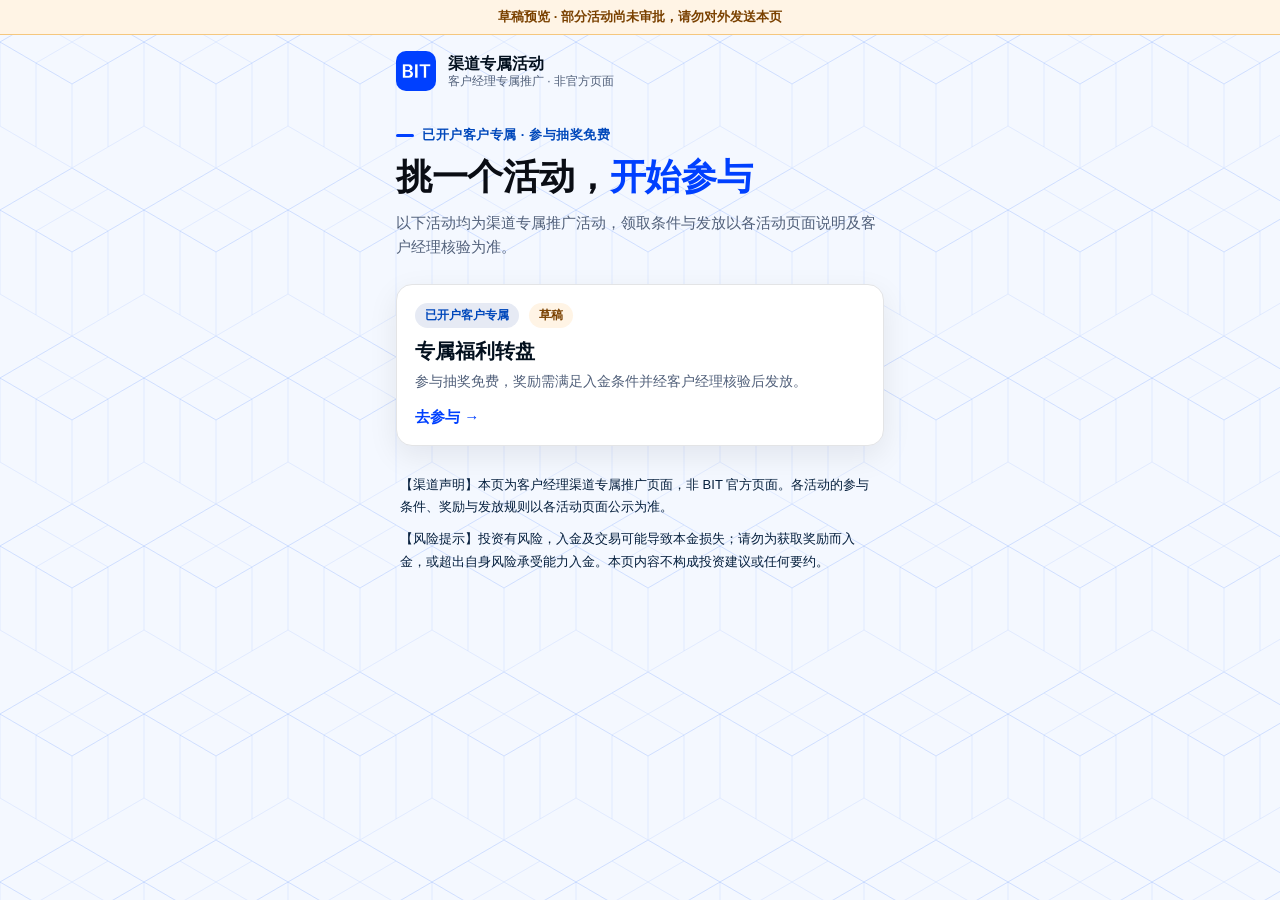
<file: index.html>
<!doctype html>
<html lang="zh-CN" class="guard">
<head>
  <meta charset="utf-8">
  <meta name="viewport" content="width=device-width, initial-scale=1, viewport-fit=cover">
  <meta name="theme-color" content="#0040FF">
  <meta name="robots" content="noindex,nofollow">
  <meta name="referrer" content="no-referrer">
  <meta http-equiv="Content-Security-Policy" content="default-src 'none'; script-src 'self'; style-src 'self'; img-src 'self'; connect-src 'none'; base-uri 'none'; form-action 'none'">
  <script src="assets/guard.js"></script>
  <title>渠道专属活动</title>
  <link rel="icon" href="assets/bit-logo.png">
  <link rel="stylesheet" href="assets/base.css">
  <link rel="stylesheet" href="assets/hub.css">
</head>
<body>
  <div class="draft-banner" id="draftBanner" hidden>草稿预览 · 部分活动尚未审批，请勿对外发送本页</div>
  <main class="page">
    <header class="topbar">
      <img class="logo" src="assets/bit-logo.png" alt="BIT" width="40" height="40">
      <div class="topbar-text">
        <strong>渠道专属活动</strong>
        <span>客户经理专属推广 · 非官方页面</span>
      </div>
    </header>

    <section class="hero">
      <p class="eyebrow">已开户客户专属 · 参与抽奖免费</p>
      <h1>挑一个活动，<span class="hl">开始参与</span></h1>
      <p class="lede">以下活动均为渠道专属推广活动，领取条件与发放以各活动页面说明及客户经理核验为准。</p>
    </section>

    <section class="list" id="list" aria-label="活动列表"></section>
    <p class="empty" id="empty" hidden>暂无进行中的活动，请联系你的专属客户经理。</p>

    <footer class="foot">
      <p>【渠道声明】本页为客户经理渠道专属推广页面，非 BIT 官方页面。各活动的参与条件、奖励与发放规则以各活动页面公示为准。</p>
      <p>【风险提示】投资有风险，入金及交易可能导致本金损失；请勿为获取奖励而入金，或超出自身风险承受能力入金。本页内容不构成投资建议或任何要约。</p>
    </footer>
  </main>

  <script src="activities.js"></script>
  <script src="assets/hub.js"></script>
</body>
</html>
</file>
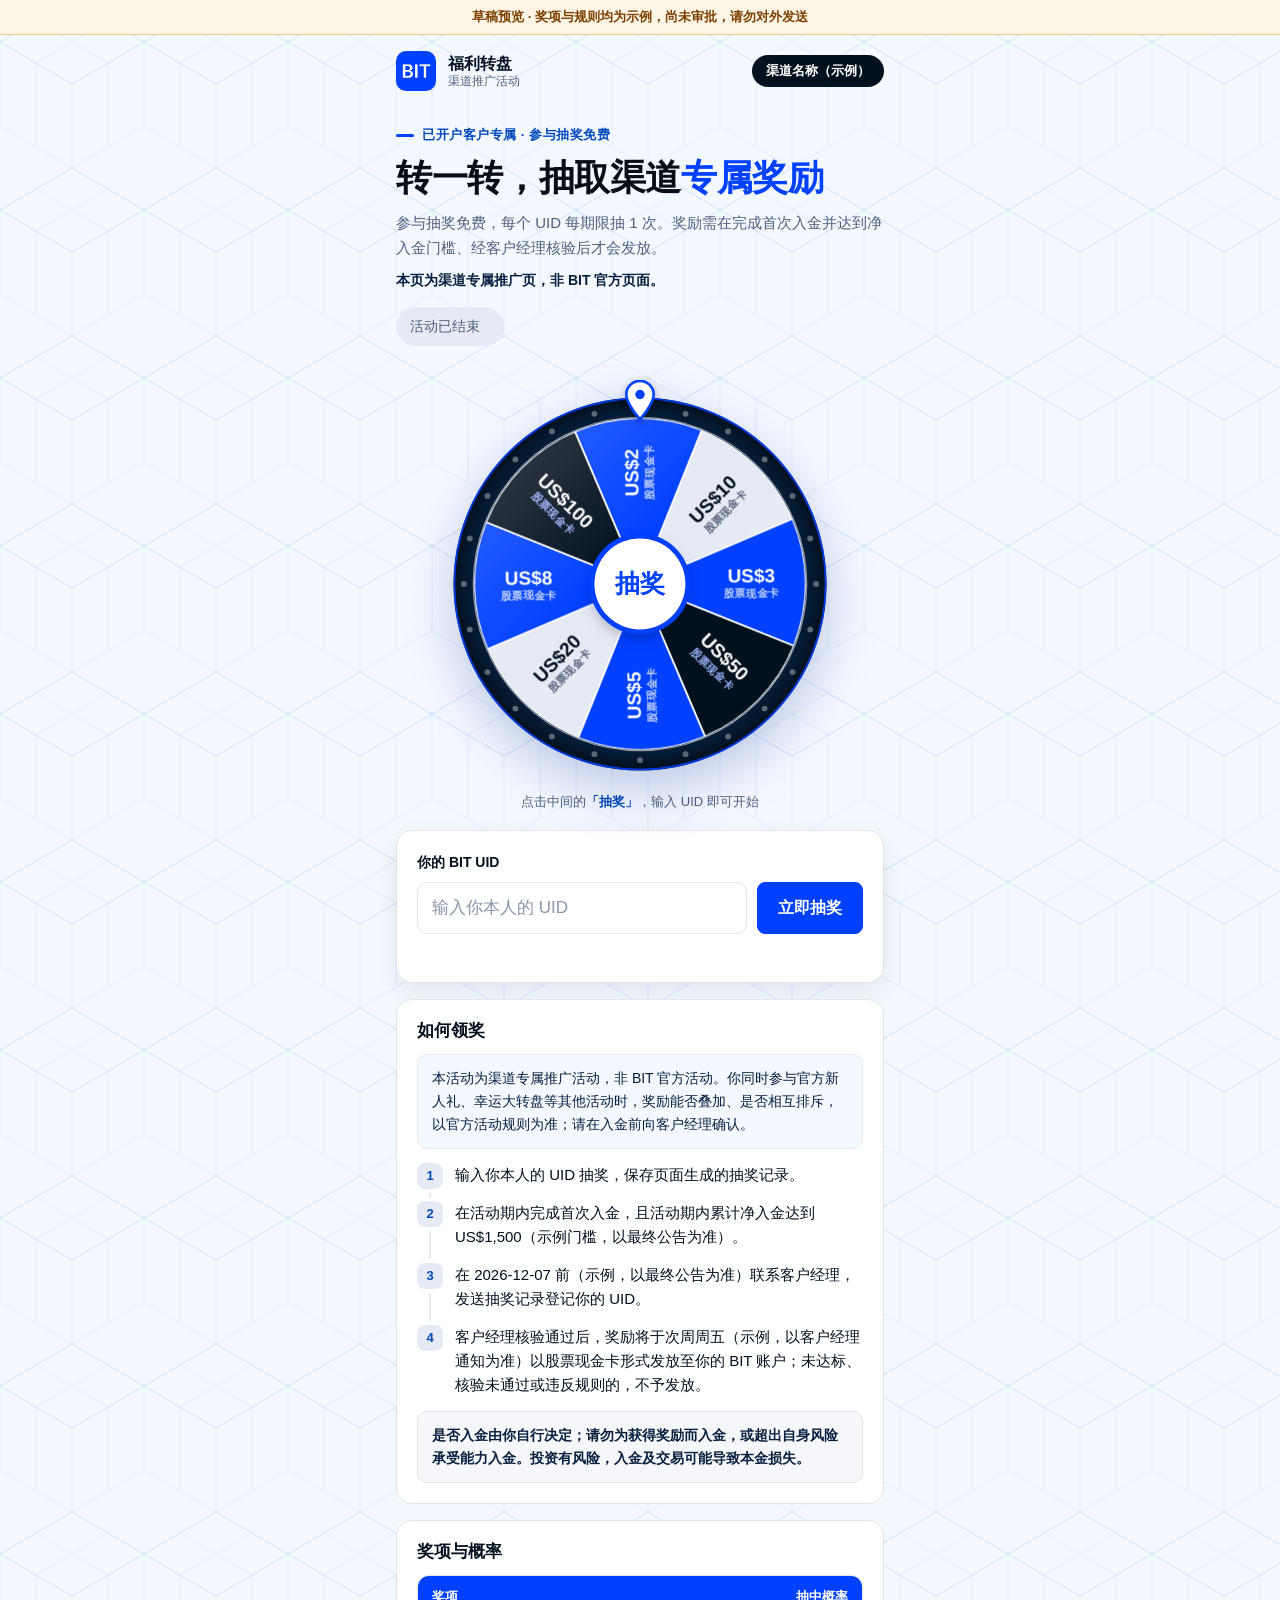
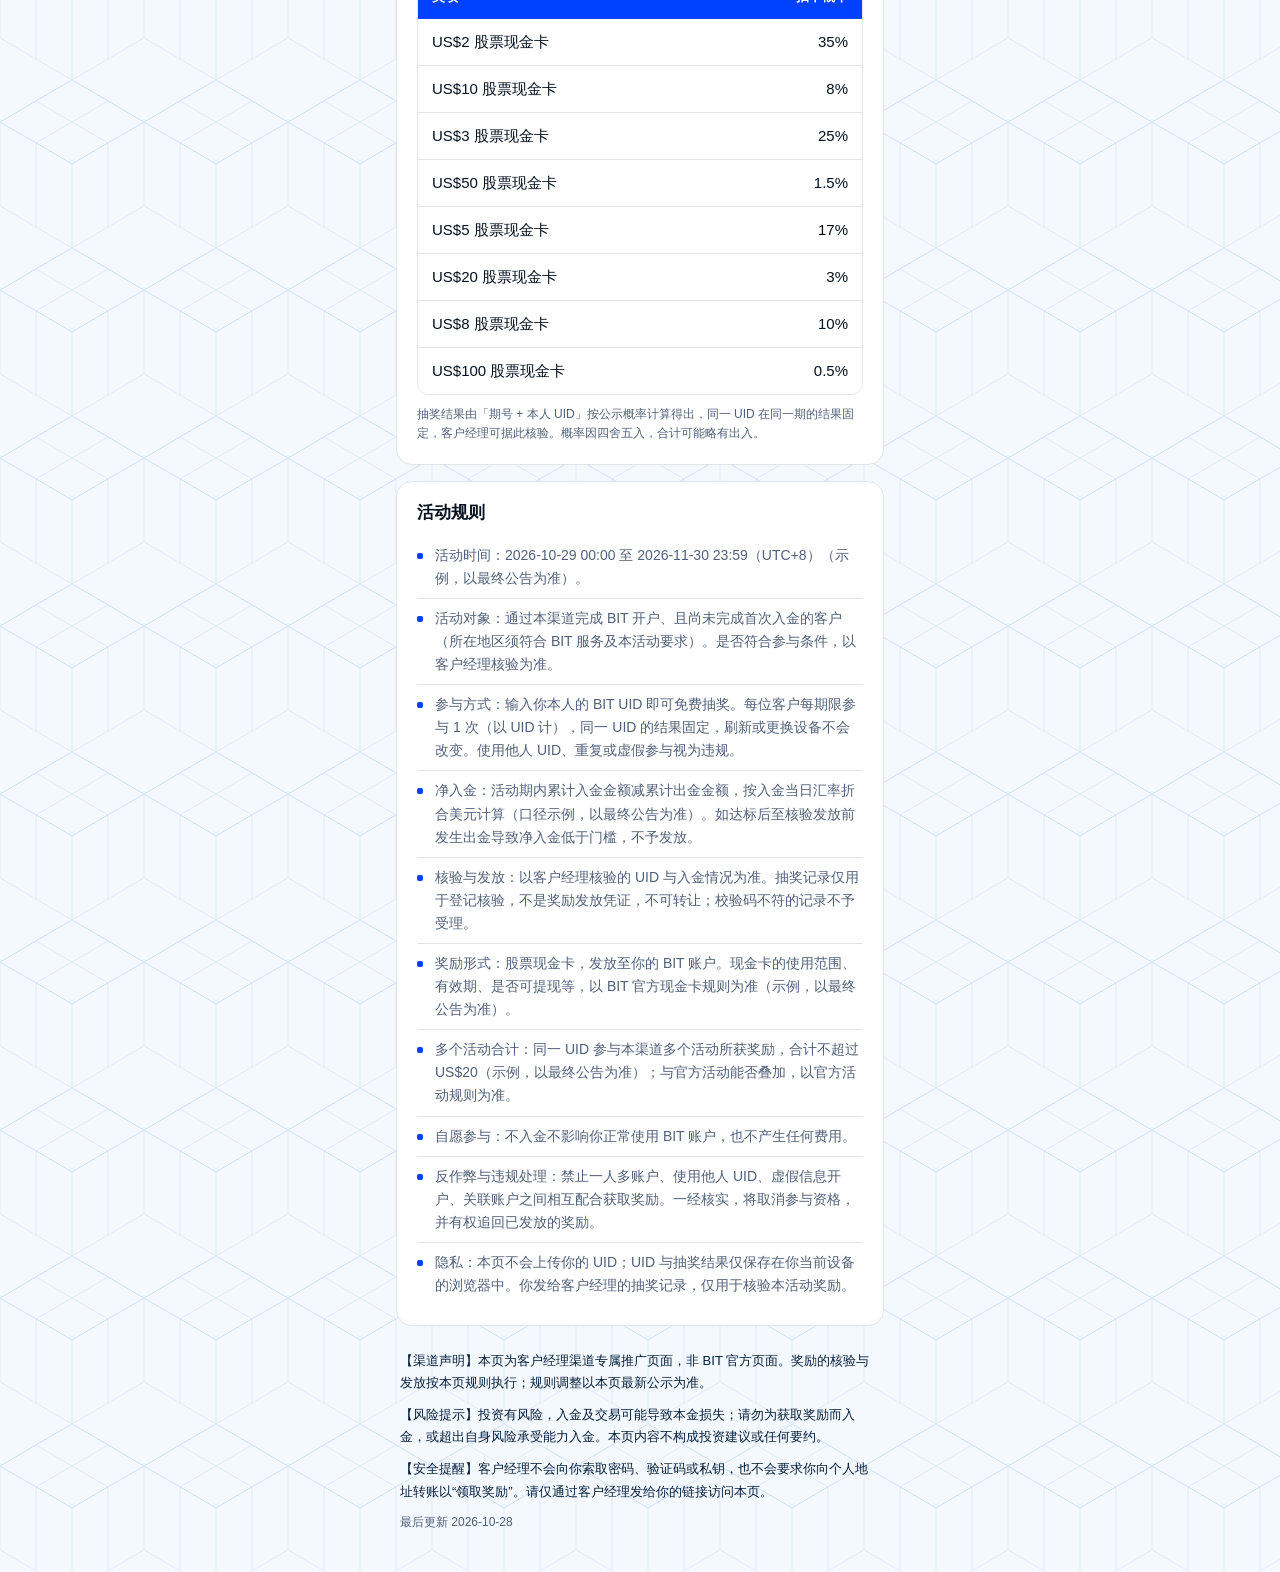
<file: wheel/index.html>
<!doctype html>
<html lang="zh-CN" class="guard">
<head>
  <meta charset="utf-8">
  <meta name="viewport" content="width=device-width, initial-scale=1, viewport-fit=cover">
  <meta name="theme-color" content="#0040FF">
  <meta name="robots" content="noindex,nofollow">
  <meta name="referrer" content="no-referrer">
  <!-- 本页不发起任何网络请求、不加载外部资源；如需加埋点，应通过 MR 评审后再放开 connect-src -->
  <meta http-equiv="Content-Security-Policy" content="default-src 'none'; script-src 'self'; style-src 'self'; img-src 'self'; connect-src 'none'; base-uri 'none'; form-action 'none'">
  <script src="../assets/guard.js"></script>
  <title>专属福利转盘</title>
  <link rel="icon" href="../assets/bit-logo.png">
  <link rel="stylesheet" href="../assets/base.css">
  <link rel="stylesheet" href="wheel.css">
</head>
<body>
  <div class="draft-banner" id="draftBanner" hidden>草稿预览 · 奖项与规则均为示例，尚未审批，请勿对外发送</div>

  <main class="page">
    <header class="topbar">
      <img class="logo" src="../assets/bit-logo.png" alt="BIT" width="40" height="40">
      <div class="topbar-text">
        <strong>福利转盘</strong>
        <span>渠道推广活动</span>
      </div>
      <span class="pill-dark" id="channelPill" hidden></span>
    </header>

    <section class="hero">
      <p class="eyebrow">已开户客户专属 · 参与抽奖免费</p>
      <h1 id="title"></h1>
      <p class="lede" id="subtitle"></p>
      <p class="lede-note">本页为渠道专属推广页，非 BIT 官方页面。</p>
      <div class="countdown" id="countdown" hidden>
        <span id="countdownLabel">距结束</span>
        <span class="countdown-time" id="countdownTime">--</span>
      </div>
      <p class="countdown-note" id="countdownNote" hidden></p>
    </section>

    <section class="stage" aria-label="福利转盘">
      <div class="wheel-holder" id="wheelHolder"></div>
      <p class="hint" id="hint">点击中间的<b>「抽奖」</b>，输入 UID 即可开始</p>
      <p class="config-error" id="configError" role="alert" hidden></p>
    </section>

    <form class="card uid-card" id="uidForm" novalidate>
      <label class="field-label" for="uid" id="uidLabel">你的 BIT UID</label>
      <div class="uid-row">
        <input class="input" id="uid" name="uid" type="text" inputmode="numeric" autocomplete="off" autocapitalize="off" autocorrect="off" spellcheck="false" maxlength="32" placeholder="输入你本人的 UID" aria-describedby="uidMsg">
        <button class="btn btn-blue" id="spinBtn" type="submit">立即抽奖</button>
      </div>
      <p class="field-msg" id="uidMsg" role="status" aria-live="polite"></p>
    </form>

    <section class="card info" id="claimCard" hidden>
      <h2>如何领奖</h2>
      <p class="callout" id="notice" hidden></p>
      <ol class="claim-steps" id="claimSteps"></ol>
      <p class="callout callout-risk" id="riskNotice" hidden></p>
    </section>

    <section class="card info" id="oddsCard" hidden>
      <h2>奖项与概率</h2>
      <div class="table-wrap">
        <table class="tbl">
          <thead><tr><th>奖项</th><th class="r">抽中概率</th></tr></thead>
          <tbody id="oddsBody"></tbody>
        </table>
      </div>
      <p class="odds-note">抽奖结果由「期号 + 本人 UID」按公示概率计算得出，同一 UID 在同一期的结果固定，客户经理可据此核验。概率因四舍五入，合计可能略有出入。</p>
    </section>

    <section class="card info" id="rulesCard" hidden>
      <h2>活动规则</h2>
      <ul class="rules" id="rulesList"></ul>
    </section>

    <footer class="foot">
      <div class="disclaimer" id="disclaimer"></div>
      <p class="updated" id="updated"></p>
    </footer>
  </main>

  <div class="sheet-backdrop" id="sheetBackdrop" hidden></div>
  <div class="sheet" id="sheet" role="dialog" aria-modal="true" aria-labelledby="resPrize" tabindex="-1" hidden>
    <button class="sheet-close" id="sheetClose" type="button" aria-label="关闭">×</button>
    <p class="res-eyebrow">你的抽奖结果 <span class="tag-pending">待核验</span></p>
    <p class="res-draft" id="resDraft" hidden>草稿示例，不代表真实奖励</p>
    <p class="res-prize" id="resPrize"></p>
    <p class="res-sub" id="resSub"></p>
    <p class="res-note" id="resNote"></p>
    <h3>你的抽奖记录（用于登记核验）</h3>
    <pre class="voucher" id="voucher"></pre>
    <div class="btn-col">
      <button class="btn btn-blue btn-block" id="copyVoucher" type="button">复制抽奖记录</button>
      <a class="btn btn-primary btn-block" id="tgLink" href="#" target="_blank" rel="noopener noreferrer" hidden>联系客户经理（Telegram）</a>
      <button class="btn btn-ghost btn-block" id="copyWechat" type="button" hidden>复制客户经理微信号</button>
    </div>
    <p class="sheet-small" id="contactNote" hidden>联系方式以客户经理本人提供为准，谨防冒充。</p>
    <p class="sheet-small" id="noContact" hidden>请通过你获取本链接的渠道（Telegram / 微信）联系你的客户经理，并发送上方抽奖记录。</p>
    <p class="callout callout-risk" id="sheetRisk" hidden></p>
    <div class="btn-col">
      <a class="btn btn-ghost btn-block" id="depositLink" href="#" target="_blank" rel="noopener noreferrer" hidden>了解入金方式</a>
    </div>
    <h3>下一步</h3>
    <p class="callout" id="sheetNotice" hidden></p>
    <ol class="claim-steps" id="sheetSteps"></ol>
    <div class="sheet-foot" id="sheetFoot"></div>
  </div>

  <div class="toast" id="toast" role="status" aria-live="polite"></div>

  <script src="engine.js"></script>
  <script src="config.js"></script>
  <script src="render.js"></script>
  <script src="wheel.js"></script>
</body>
</html>
</file>
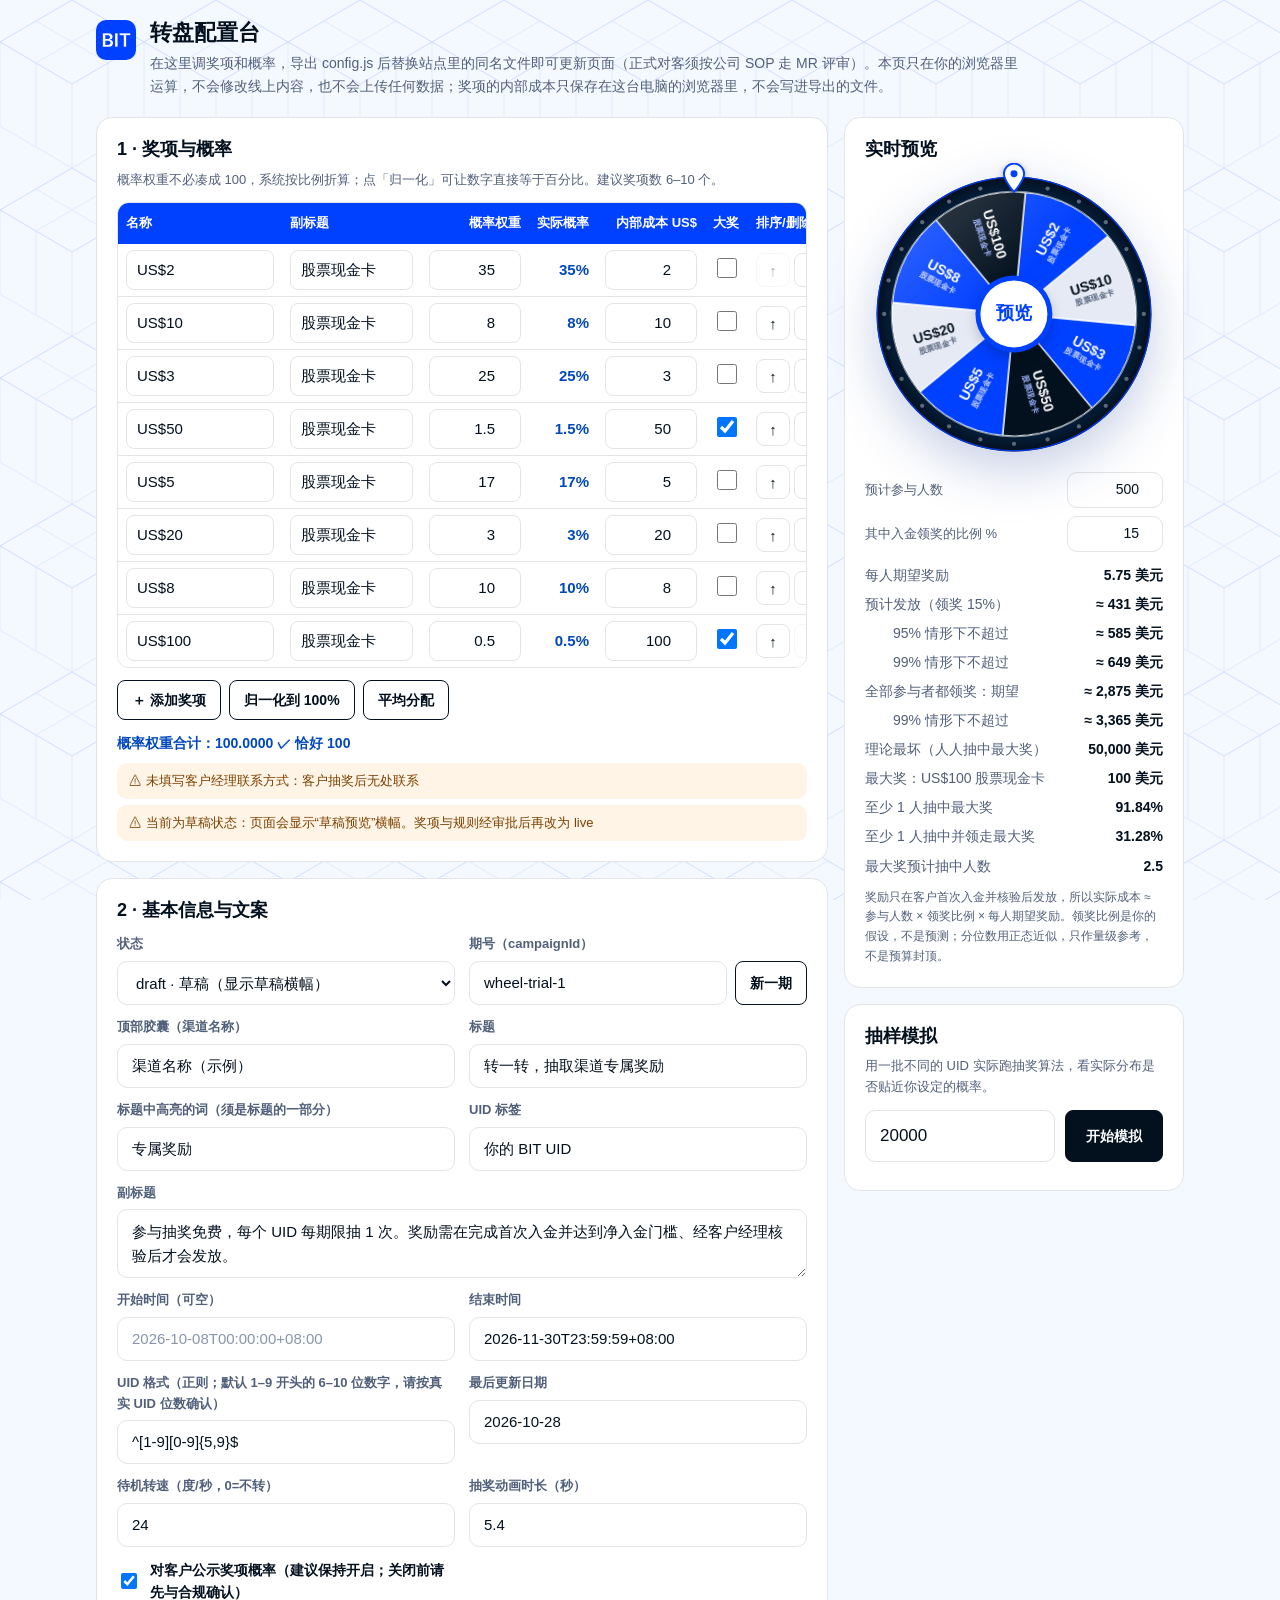
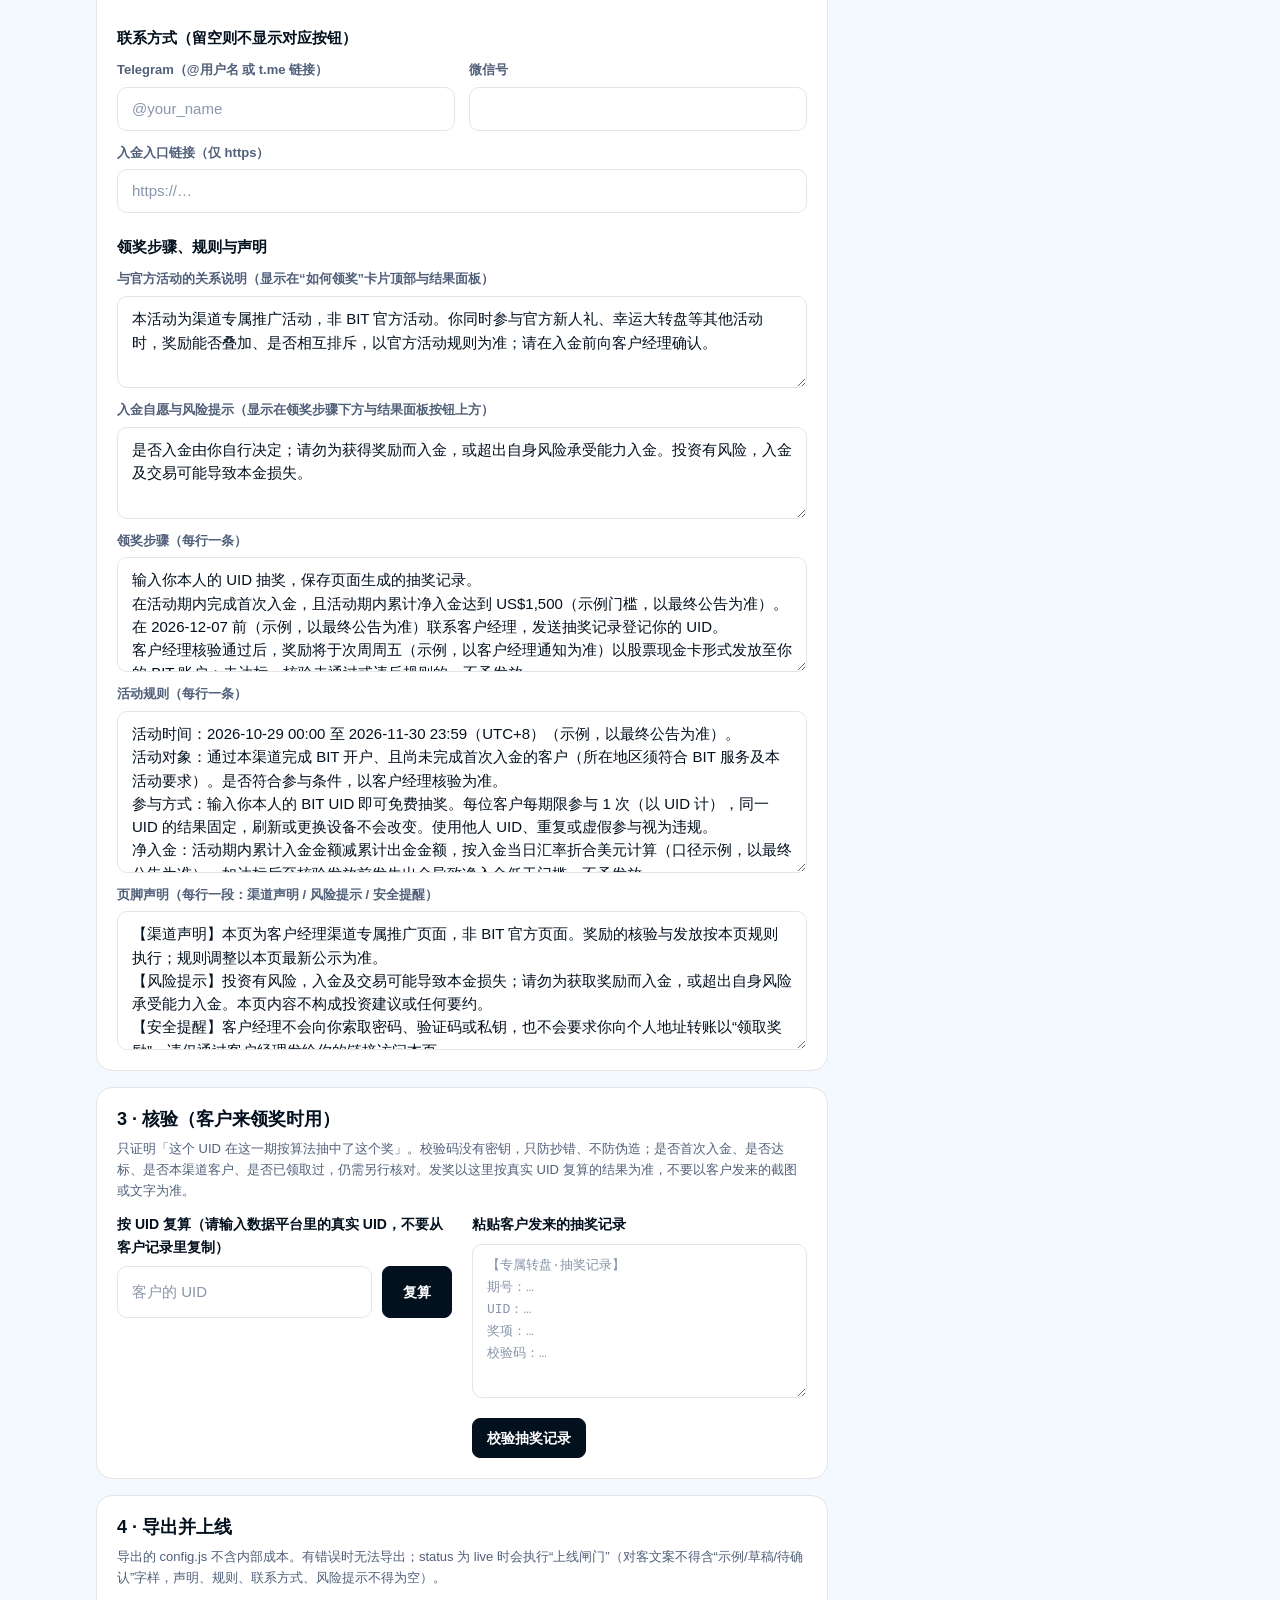
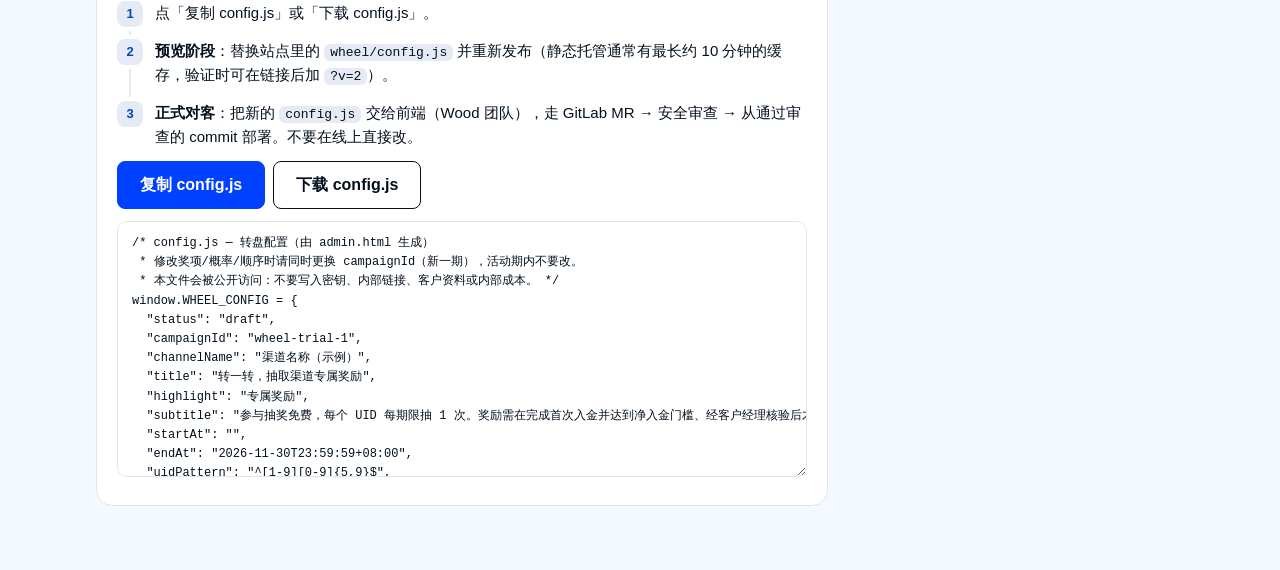
<file: wheel/admin.html>
<!doctype html>
<html lang="zh-CN" class="guard">
<head>
  <meta charset="utf-8">
  <meta name="viewport" content="width=device-width, initial-scale=1, viewport-fit=cover">
  <meta name="robots" content="noindex,nofollow">
  <meta name="referrer" content="no-referrer">
  <meta http-equiv="Content-Security-Policy" content="default-src 'none'; script-src 'self'; style-src 'self'; img-src 'self'; connect-src 'none'; base-uri 'none'; form-action 'none'">
  <script src="../assets/guard.js"></script>
  <title>转盘配置台</title>
  <link rel="icon" href="../assets/bit-logo.png">
  <link rel="stylesheet" href="../assets/base.css">
  <link rel="stylesheet" href="wheel.css">
  <link rel="stylesheet" href="admin.css">
</head>
<body class="admin-body">
  <main class="admin">
    <header class="admin-head">
      <img class="logo" src="../assets/bit-logo.png" alt="BIT" width="40" height="40">
      <div>
        <h1>转盘配置台</h1>
        <p>在这里调奖项和概率，导出 config.js 后替换站点里的同名文件即可更新页面（正式对客须按公司 SOP 走 MR 评审）。本页只在你的浏览器里运算，不会修改线上内容，也不会上传任何数据；奖项的内部成本只保存在这台电脑的浏览器里，不会写进导出的文件。</p>
      </div>
    </header>

    <div class="admin-grid">
      <div class="col-main">
        <section class="card" id="secPrizes">
          <h2>1 · 奖项与概率</h2>
          <p class="hint-line">概率权重不必凑成 100，系统按比例折算；点「归一化」可让数字直接等于百分比。建议奖项数 6–10 个。</p>
          <div class="table-wrap">
            <table class="tbl prize-tbl">
              <thead>
                <tr><th>名称</th><th>副标题</th><th class="r">概率权重</th><th class="r">实际概率</th><th class="r" title="仅保存在本机浏览器，不会导出">内部成本 US$</th><th>大奖</th><th>排序/删除</th></tr>
              </thead>
              <tbody id="prizeBody"></tbody>
            </table>
          </div>
          <div class="btn-row">
            <button class="btn btn-ghost btn-sm" id="addPrize" type="button">＋ 添加奖项</button>
            <button class="btn btn-ghost btn-sm" id="normalize" type="button">归一化到 100%</button>
            <button class="btn btn-ghost btn-sm" id="equalize" type="button">平均分配</button>
          </div>
          <p class="sumline" id="sumLine"></p>
          <ul class="msgs" id="msgs"></ul>
        </section>

        <section class="card" id="secBasic">
          <h2>2 · 基本信息与文案</h2>
          <div class="form-grid">
            <label class="f"><span>状态</span>
              <select class="input" data-path="status"><option value="draft">draft · 草稿（显示草稿横幅）</option><option value="live">live · 正式（须先通过上线闸门与审批）</option></select>
            </label>
            <label class="f"><span>期号（campaignId）</span>
              <span class="inline"><input class="input" data-path="campaignId" type="text" autocomplete="off"><button class="btn btn-ghost btn-sm" id="newCampaign" type="button">新一期</button></span>
            </label>
            <label class="f"><span>顶部胶囊（渠道名称）</span><input class="input" data-path="channelName" type="text"></label>
            <label class="f"><span>标题</span><input class="input" data-path="title" type="text"></label>
            <label class="f"><span>标题中高亮的词（须是标题的一部分）</span><input class="input" data-path="highlight" type="text"></label>
            <label class="f"><span>UID 标签</span><input class="input" data-path="uidLabel" type="text"></label>
            <label class="f f-wide"><span>副标题</span><textarea class="input" data-path="subtitle" rows="2"></textarea></label>
            <label class="f"><span>开始时间（可空）</span><input class="input" data-path="startAt" type="text" placeholder="2026-10-08T00:00:00+08:00"></label>
            <label class="f"><span>结束时间</span><input class="input" data-path="endAt" type="text" placeholder="2026-10-31T23:59:59+08:00"></label>
            <label class="f"><span>UID 格式（正则；默认 1–9 开头的 6–10 位数字，请按真实 UID 位数确认）</span><input class="input" data-path="uidPattern" type="text"></label>
            <label class="f"><span>最后更新日期</span><input class="input" data-path="updatedAt" type="text" placeholder="2026-10-07"></label>
            <label class="f"><span>待机转速（度/秒，0=不转）</span><input class="input" data-path="idleSpeed" data-type="number" type="number" min="0" max="120" step="1"></label>
            <label class="f"><span>抽奖动画时长（秒）</span><input class="input" data-path="spinSeconds" data-type="number" type="number" min="2" max="12" step="0.2"></label>
            <label class="f f-check"><input data-path="showOdds" data-type="bool" type="checkbox"><span>对客户公示奖项概率（建议保持开启；关闭前请先与合规确认）</span></label>
          </div>
          <h3>联系方式（留空则不显示对应按钮）</h3>
          <div class="form-grid">
            <label class="f"><span>Telegram（@用户名 或 t.me 链接）</span><input class="input" data-path="contact.telegram" type="text" placeholder="@your_name"></label>
            <label class="f"><span>微信号</span><input class="input" data-path="contact.wechat" type="text"></label>
            <label class="f f-wide"><span>入金入口链接（仅 https）</span><input class="input" data-path="contact.depositUrl" type="text" placeholder="https://…"></label>
          </div>
          <h3>领奖步骤、规则与声明</h3>
          <div class="form-grid">
            <label class="f f-wide"><span>与官方活动的关系说明（显示在“如何领奖”卡片顶部与结果面板）</span><textarea class="input" data-path="notice" rows="3"></textarea></label>
            <label class="f f-wide"><span>入金自愿与风险提示（显示在领奖步骤下方与结果面板按钮上方）</span><textarea class="input" data-path="riskNotice" rows="3"></textarea></label>
            <label class="f f-wide"><span>领奖步骤（每行一条）</span><textarea class="input" data-path="claim.steps" data-type="lines" rows="4"></textarea></label>
            <label class="f f-wide"><span>活动规则（每行一条）</span><textarea class="input" data-path="rules" data-type="lines" rows="6"></textarea></label>
            <label class="f f-wide"><span>页脚声明（每行一段：渠道声明 / 风险提示 / 安全提醒）</span><textarea class="input" data-path="disclaimer" data-type="lines" rows="5"></textarea></label>
          </div>
        </section>

        <section class="card" id="secVerify">
          <h2>3 · 核验（客户来领奖时用）</h2>
          <p class="hint-line">只证明「这个 UID 在这一期按算法抽中了这个奖」。校验码没有密钥，只防抄错、不防伪造；是否首次入金、是否达标、是否本渠道客户、是否已领取过，仍需另行核对。发奖以这里按真实 UID 复算的结果为准，不要以客户发来的截图或文字为准。</p>
          <div class="verify-grid">
            <div>
              <label class="field-label" for="vUid">按 UID 复算（请输入数据平台里的真实 UID，不要从客户记录里复制）</label>
              <div class="uid-row"><input class="input" id="vUid" type="text" autocomplete="off" placeholder="客户的 UID"><button class="btn btn-primary btn-sm" id="vUidBtn" type="button">复算</button></div>
              <pre class="voucher" id="vUidOut" hidden></pre>
            </div>
            <div>
              <label class="field-label" for="vText">粘贴客户发来的抽奖记录</label>
              <textarea class="input" id="vText" rows="6" placeholder="【专属转盘·抽奖记录】&#10;期号：…&#10;UID：…&#10;奖项：…&#10;校验码：…"></textarea>
              <div class="btn-row"><button class="btn btn-primary btn-sm" id="vTextBtn" type="button">校验抽奖记录</button></div>
              <p class="verdict" id="vTextOut" role="status" aria-live="polite"></p>
            </div>
          </div>
        </section>

        <section class="card" id="secExport">
          <h2>4 · 导出并上线</h2>
          <p class="hint-line">导出的 config.js 不含内部成本。有错误时无法导出；status 为 live 时会执行“上线闸门”（对客文案不得含“示例/草稿/待确认”字样，声明、规则、联系方式、风险提示不得为空）。</p>
          <ol class="claim-steps">
            <li>点「复制 config.js」或「下载 config.js」。</li>
            <li><b>预览阶段</b>：替换站点里的 <code>wheel/config.js</code> 并重新发布（静态托管通常有最长约 10 分钟的缓存，验证时可在链接后加 <code>?v=2</code>）。</li>
            <li><b>正式对客</b>：把新的 <code>config.js</code> 交给前端（Wood 团队），走 GitLab MR → 安全审查 → 从通过审查的 commit 部署。不要在线上直接改。</li>
          </ol>
          <p class="verdict bad" id="exportBlock" hidden>当前配置有错误，已禁用导出。请先修正上方红色提示。</p>
          <div class="btn-row">
            <button class="btn btn-blue" id="copyCfg" type="button">复制 config.js</button>
            <button class="btn btn-ghost" id="dlCfg" type="button">下载 config.js</button>
          </div>
          <textarea class="input code" id="cfgOut" rows="12" readonly aria-label="生成的 config.js"></textarea>
        </section>
      </div>

      <aside class="col-side">
        <section class="card sticky">
          <h2>实时预览</h2>
          <div class="admin-wheel" id="previewHolder"></div>
          <div class="budget" id="budget"></div>
        </section>
        <section class="card">
          <h2>抽样模拟</h2>
          <p class="hint-line">用一批不同的 UID 实际跑抽奖算法，看实际分布是否贴近你设定的概率。</p>
          <div class="uid-row"><input class="input" id="simN" type="number" min="1000" max="200000" step="1000" value="20000" aria-label="模拟次数"><button class="btn btn-primary btn-sm" id="simBtn" type="button">开始模拟</button></div>
          <p class="hint-line" id="simNote"></p>
          <div class="table-wrap sim-wrap" id="simWrap" hidden>
            <table class="tbl"><thead><tr><th>奖项</th><th class="r">设定</th><th class="r">模拟</th><th class="r">偏差</th></tr></thead><tbody id="simBody"></tbody></table>
          </div>
        </section>
      </aside>
    </div>
  </main>

  <div class="toast" id="toast" role="status" aria-live="polite"></div>

  <script src="engine.js"></script>
  <script src="config.js"></script>
  <script src="render.js"></script>
  <script src="admin.js"></script>
</body>
</html>
</file>
<file: assets/base.css>
/* base.css — BIT 视觉 tokens 与通用组件（来源：bit-visual-system/assets/web/bit-tokens.css，已按本站需要扩展）
 * 表达方式：Future Finance Campaign（蓝白、克制），避免赌场感/黑金/霓虹。 */
:root {
  --bit-blue: #0040ff;
  --bit-action-blue: #0148bb;
  --bit-navy: #03101e;
  --bit-deep-navy: #051f3d;
  --bit-ink: #0a0d14;
  --bit-white: #ffffff;
  --bit-cloud: #f4f8ff;
  --bit-mist: #f6f7fa;
  --bit-line: #e3e4e6;
  --bit-muted: #8995aa;
  --bit-pale-blue: #e6eaf4;
  --text-secondary: #51607a; /* 在白底上对比度 ≥ 6:1；--bit-muted 仅用于装饰/禁用态 */
  --warn-bg: #fff4e5;
  --warn-text: #7a4100;
  --warn-line: #f5c77e;
  --error: #b42318;

  --font-ui: Inter, "Noto Sans", "Noto Sans SC", "PingFang SC", "Microsoft YaHei", sans-serif;
  --font-mono: "SFMono-Regular", Menlo, Consolas, "Liberation Mono", monospace;
  --radius-control: 8px;
  --radius-card: 12px;
  --radius-campaign: 16px;
  --focus-ring: 0 0 0 3px rgb(1 72 187 / 24%);
  --shadow-soft: 0 10px 30px rgb(3 16 30 / 8%);
}

* { box-sizing: border-box; }
[hidden] { display: none !important; }
/* 防点击劫持：默认隐藏，guard.js 确认是顶层窗口后才显示（见 assets/guard.js） */
html.guard body { display: none !important; }

html { -webkit-text-size-adjust: 100%; text-size-adjust: 100%; }

body {
  margin: 0;
  color: var(--bit-navy);
  background-color: var(--bit-cloud);
  background-image: url("bit-pattern.svg");
  font-family: var(--font-ui);
  font-size: 16px;
  line-height: 1.6;
  -webkit-font-smoothing: antialiased;
}

h1, h2, h3, p { margin: 0; }
img, svg { display: block; max-width: 100%; }

.num, .mono { font-variant-numeric: tabular-nums lining-nums; }
.mono { font-family: var(--font-mono); }

:focus-visible {
  outline: 2px solid var(--bit-action-blue);
  outline-offset: 2px;
  box-shadow: var(--focus-ring);
}

/* ---------- buttons ---------- */
.btn {
  display: inline-flex; align-items: center; justify-content: center; gap: 8px;
  min-height: 48px; padding: 0 22px;
  border: 1px solid transparent; border-radius: var(--radius-control);
  font: 700 16px/1 var(--font-ui); text-decoration: none; cursor: pointer;
  -webkit-tap-highlight-color: transparent;
  transition: transform .12s ease, background-color .12s ease, box-shadow .12s ease, opacity .12s ease;
}
.btn:active { transform: translateY(1px); }
.btn[disabled], .btn[aria-disabled="true"] { opacity: .5; cursor: not-allowed; }
.btn-primary { color: var(--bit-white); background: var(--bit-navy); border-color: var(--bit-navy); }
.btn-blue { color: var(--bit-white); background: var(--bit-blue); border-color: var(--bit-blue); }
.btn-blue:hover { background: #0036d6; }
.btn-ghost { color: var(--bit-navy); background: var(--bit-white); border-color: var(--bit-navy); }
.btn-block { width: 100%; }
.btn-sm { min-height: 40px; padding: 0 14px; font-size: 14px; }

/* ---------- cards / forms ---------- */
.card {
  background: var(--bit-white);
  border: 1px solid var(--bit-line);
  border-radius: var(--radius-campaign);
  padding: 20px;
}
.card h2 { font-size: 17px; line-height: 1.3; margin-bottom: 12px; }

label.field-label { display: block; font-size: 14px; font-weight: 600; margin-bottom: 8px; }
.input {
  width: 100%; min-height: 52px; padding: 0 14px;
  border: 1px solid var(--bit-line); border-radius: 10px;
  background: var(--bit-white); color: var(--bit-navy);
  font: 500 17px/1.2 var(--font-ui);
}
.input::placeholder { color: var(--bit-muted); }
.input.is-error { border-color: var(--error); }

/* ---------- misc ---------- */
.pill-dark {
  display: inline-flex; align-items: center; min-height: 32px; padding: 0 14px;
  color: var(--bit-white); background: var(--bit-navy);
  border-radius: 999px; font-size: 13px; font-weight: 700; white-space: nowrap;
}
.table-wrap { overflow-x: auto; border: 1px solid var(--bit-line); border-radius: var(--radius-card); }
table.tbl { width: 100%; border-collapse: collapse; font-size: 15px; background: var(--bit-white); }
.tbl th, .tbl td { padding: 11px 14px; text-align: left; border-bottom: 1px solid var(--bit-line); }
.tbl thead th { background: var(--bit-blue); color: var(--bit-white); font-size: 13px; font-weight: 700; border-bottom: 0; }
.tbl tbody tr:last-child td { border-bottom: 0; }
.tbl .r { text-align: right; font-variant-numeric: tabular-nums lining-nums; }

@media (prefers-reduced-motion: reduce) {
  *, *::before, *::after {
    scroll-behavior: auto !important;
    transition-duration: .01ms !important;
    animation-duration: .01ms !important;
    animation-iteration-count: 1 !important;
  }
}
</file>
<file: assets/hub.css>
/* hub.css — 入口页样式（依赖 base.css） */
.draft-banner {
  position: sticky; top: 0; z-index: 30; padding: 8px 16px; text-align: center;
  font-size: 13px; font-weight: 700; line-height: 1.4;
  color: var(--warn-text); background: var(--warn-bg); border-bottom: 1px solid var(--warn-line);
}
.page { max-width: 520px; margin: 0 auto; padding: 16px 16px calc(40px + env(safe-area-inset-bottom)); }
.topbar { display: flex; align-items: center; gap: 12px; }
.topbar .logo { width: 40px; height: 40px; border-radius: 10px; flex: none; }
.topbar-text { display: flex; flex-direction: column; line-height: 1.25; }
.topbar-text strong { font-size: 16px; }
.topbar-text span { font-size: 12px; color: var(--text-secondary); }
.hero { margin-top: 28px; }
.eyebrow { display: inline-flex; align-items: center; gap: 8px; font-size: 13px; font-weight: 700; letter-spacing: .04em; color: var(--bit-action-blue); }
.eyebrow::before { content: ""; width: 18px; height: 3px; border-radius: 2px; background: var(--bit-blue); }
.hero h1 { margin-top: 10px; font-size: clamp(28px, 8.4vw, 36px); line-height: 1.18; font-weight: 800; letter-spacing: -.01em; color: var(--bit-ink); }
.hero h1 .hl { color: var(--bit-blue); }
.lede { margin-top: 12px; font-size: 15px; line-height: 1.65; color: var(--text-secondary); }

.list { display: flex; flex-direction: column; gap: 12px; margin-top: 24px; }
.act {
  display: block; padding: 18px 18px 16px; text-decoration: none; color: inherit;
  background: var(--bit-white); border: 1px solid var(--bit-line); border-radius: var(--radius-campaign);
  box-shadow: var(--shadow-soft); transition: transform .12s ease, border-color .12s ease;
}
.act:hover { border-color: var(--bit-blue); }
.act:active { transform: translateY(1px); }
.act-top { display: flex; align-items: center; gap: 10px; }
.act-tag { padding: 3px 10px; border-radius: 999px; background: var(--bit-pale-blue); color: var(--bit-action-blue); font-size: 12px; font-weight: 700; }
.act-draft { padding: 3px 10px; border-radius: 999px; background: var(--warn-bg); color: var(--warn-text); font-size: 12px; font-weight: 700; }
.act h2 { margin-top: 10px; font-size: 20px; line-height: 1.3; }
.act p { margin-top: 6px; font-size: 14px; line-height: 1.6; color: var(--text-secondary); }
.act-go { display: inline-block; margin-top: 12px; font-size: 15px; font-weight: 800; color: var(--bit-blue); }
.empty { margin-top: 24px; padding: 20px; text-align: center; font-size: 14px; color: var(--text-secondary); background: var(--bit-white); border: 1px dashed var(--bit-muted); border-radius: var(--radius-campaign); }
.foot { margin-top: 28px; padding: 0 4px; }
.foot p { margin: 0 0 10px; font-size: 13px; line-height: 1.7; color: var(--bit-deep-navy); }
</file>
<file: wheel/wheel.css>
/* wheel.css — 转盘页面样式（依赖 ../assets/base.css） */

.draft-banner {
  position: sticky; top: 0; z-index: 30;
  padding: 8px 16px; text-align: center;
  font-size: 13px; font-weight: 700; line-height: 1.4;
  color: var(--warn-text); background: var(--warn-bg); border-bottom: 1px solid var(--warn-line);
}

.page { max-width: 520px; margin: 0 auto; padding: 16px 16px calc(40px + env(safe-area-inset-bottom)); }

/* ---------- top bar ---------- */
.topbar { display: flex; align-items: center; gap: 12px; }
.topbar .logo { width: 40px; height: 40px; border-radius: 10px; flex: none; }
.topbar-text { display: flex; flex-direction: column; min-width: 0; line-height: 1.25; }
.topbar-text strong { font-size: 16px; }
.topbar-text span { font-size: 12px; color: var(--text-secondary); }
.topbar .pill-dark { margin-left: auto; }

/* ---------- hero ---------- */
.hero { margin-top: 28px; }
.eyebrow {
  display: inline-flex; align-items: center; gap: 8px;
  font-size: 13px; font-weight: 700; letter-spacing: .04em; color: var(--bit-action-blue);
}
.eyebrow::before { content: ""; width: 18px; height: 3px; border-radius: 2px; background: var(--bit-blue); }
.hero h1 {
  margin-top: 10px; font-size: clamp(26px, 7.8vw, 36px); line-height: 1.2; text-wrap: balance;
  font-weight: 800; letter-spacing: -.01em; color: var(--bit-ink);
}
.hero h1 .hl { color: var(--bit-blue); }
.lede { margin-top: 12px; font-size: 15px; line-height: 1.65; color: var(--text-secondary); }
.lede-note { margin-top: 8px; font-size: 14px; font-weight: 600; color: var(--bit-deep-navy); }
.countdown {
  display: inline-flex; align-items: center; gap: 10px; margin-top: 16px;
  padding: 8px 14px; border-radius: 999px; background: var(--bit-pale-blue);
  font-size: 14px; color: var(--text-secondary);
}
.countdown-note { margin-top: 6px; font-size: 13px; color: var(--text-secondary); font-variant-numeric: tabular-nums lining-nums; }
.countdown-time { font-weight: 800; color: var(--bit-action-blue); font-variant-numeric: tabular-nums lining-nums; }

/* ---------- wheel stage ---------- */
.stage { position: relative; margin: 26px -16px 0; padding: 22px 0 6px; }
/* 光晕必须完全落在 .stage 盒子内：任何超出视口宽度的元素都会让手机浏览器放大布局视口，fixed 面板会被截断 */
.stage::before {
  content: ""; position: absolute; left: 0; right: 0; top: 0; bottom: 0; pointer-events: none;
  background: radial-gradient(circle at 50% 50%, rgb(0 64 255 / 16%) 0%, rgb(0 64 255 / 0%) 58%);
}
.wheel-holder { position: relative; }
.wheel {
  --w: min(88vw, 380px);
  position: relative; width: var(--w); height: var(--w); margin: 0 auto;
  filter: drop-shadow(0 18px 26px rgb(1 36 140 / 22%));
}
.wheel-rotor-box, .wheel-rotor, .wheel-frame { position: absolute; left: 0; top: 0; width: 100%; height: 100%; }
.wheel-rotor-box { overflow: hidden; }
.wheel-rotor { will-change: transform; transform-origin: 50% 50%; }
.wheel-frame { pointer-events: none; }
.seg-label, .seg-sub { font-family: var(--font-ui); font-variant-numeric: tabular-nums lining-nums; }
.seg { transition: opacity .4s ease; }
.has-win .seg.dim { opacity: .35; }
.seg.win path { stroke-width: 4; }

/* LED 跑马灯 */
.led { opacity: .35; animation: led-chase 1.6s ease-in-out infinite; animation-delay: calc(var(--i) * -0.0667s); }
.is-spinning .led { animation-duration: .7s; animation-delay: calc(var(--i) * -0.0292s); }
@keyframes led-chase { 0%, 100% { opacity: .3; } 10% { opacity: 1; } 42% { opacity: .35; } }

/* 指针 */
.wheel-pointer {
  position: absolute; top: -3.6%; left: 50%; width: calc(var(--w) * 0.09); height: calc(var(--w) * 0.108);
  transform: translateX(-50%); transform-origin: 50% 36%;
  filter: drop-shadow(0 2px 3px rgb(3 16 30 / 35%)); transition: transform .16s cubic-bezier(.2, .8, .2, 1);
}
.wheel-pointer.kick { transform: translateX(-50%) rotate(-17deg); transition-duration: .03s; }

/* 中心按钮 + 呼吸光圈（待机时吸引点击） */
.wheel-hub {
  position: absolute; left: 50%; top: 50%; width: 24%; height: 24%; padding: 0;
  transform: translate(-50%, -50%); border: 0; border-radius: 50%;
  background: var(--bit-white); color: var(--bit-blue); cursor: pointer;
  box-shadow: 0 0 0 5px var(--bit-blue), 0 6px 16px rgb(3 16 30 / 38%);
  font: 800 calc(var(--w) * 0.066) / 1 var(--font-ui);
  -webkit-tap-highlight-color: transparent;
  transition: transform .12s ease;
}
.wheel-hub:active { transform: translate(-50%, -50%) scale(.95); }
.wheel-hub::after {
  content: ""; position: absolute; left: -5px; top: -5px; right: -5px; bottom: -5px; border-radius: 50%;
  border: 3px solid var(--bit-blue); opacity: 0; pointer-events: none;
  animation: hub-pulse 1.9s ease-out infinite;
}
.is-spinning .wheel-hub::after, .has-win .wheel-hub::after { animation: none; }
.is-spinning .wheel-hub { cursor: default; color: var(--bit-muted); }
@keyframes hub-pulse { 0% { transform: scale(1); opacity: .65; } 100% { transform: scale(1.5); opacity: 0; } }

.hint { margin-top: 18px; text-align: center; font-size: 13px; color: var(--text-secondary); }
.hint b { color: var(--bit-action-blue); }

/* ---------- uid form ---------- */
.uid-card { margin-top: 12px; box-shadow: var(--shadow-soft); }
.uid-row { display: flex; gap: 10px; }
.uid-row .input { flex: 1; min-width: 0; }
.uid-row .btn { flex: none; min-height: 52px; padding: 0 20px; }
.field-msg { min-height: 20px; margin-top: 8px; font-size: 13px; line-height: 1.5; color: var(--text-secondary); }
.field-msg.is-error { color: var(--error); font-weight: 600; }
.field-msg button { padding: 0; border: 0; background: none; color: var(--bit-action-blue); font: inherit; font-weight: 700; text-decoration: underline; cursor: pointer; }
.shake { animation: shake .42s ease; }
@keyframes shake { 20% { transform: translateX(-6px); } 40% { transform: translateX(6px); } 60% { transform: translateX(-4px); } 80% { transform: translateX(3px); } }

/* ---------- info cards ---------- */
.card.info { margin-top: 16px; }
.claim-steps { margin: 0; padding: 0; list-style: none; counter-reset: s; }
.claim-steps li { position: relative; padding: 0 0 14px 38px; font-size: 15px; line-height: 1.6; counter-increment: s; }
.claim-steps li:last-child { padding-bottom: 0; }
.claim-steps li::before {
  content: counter(s); position: absolute; left: 0; top: 0; width: 26px; height: 26px; border-radius: 8px;
  display: flex; align-items: center; justify-content: center;
  background: var(--bit-pale-blue); color: var(--bit-action-blue); font-size: 13px; font-weight: 800;
}
.claim-steps li:not(:last-child)::after {
  content: ""; position: absolute; left: 12px; top: 30px; bottom: 4px; width: 2px; background: var(--bit-pale-blue);
}
.rules { margin: 0; padding: 0; list-style: none; }
.rules li { position: relative; padding: 8px 0 8px 18px; font-size: 14px; line-height: 1.65; color: var(--text-secondary); border-bottom: 1px solid var(--bit-line); }
.rules li:last-child { border-bottom: 0; }
.rules li::before { content: ""; position: absolute; left: 0; top: 17px; width: 6px; height: 6px; border-radius: 2px; background: var(--bit-blue); }
.odds-note { margin-top: 10px; font-size: 12px; color: var(--text-secondary); }

.foot { margin-top: 24px; padding: 0 4px; }
.disclaimer p, .sheet-foot p { margin: 0 0 10px; font-size: 13px; line-height: 1.7; color: var(--bit-deep-navy); }
.foot .updated { margin-top: 4px; font-size: 12px; color: var(--text-secondary); font-variant-numeric: tabular-nums lining-nums; }

/* ---------- result sheet ---------- */
.sheet-backdrop { position: fixed; left: 0; top: 0; right: 0; bottom: 0; z-index: 40; background: rgb(3 16 30 / 56%); opacity: 0; transition: opacity .25s ease; }
.sheet-backdrop.open { opacity: 1; }
.sheet {
  position: fixed; left: 0; right: 0; bottom: 0; z-index: 50; max-height: 92vh; overflow-y: auto;
  padding: 26px 20px calc(24px + env(safe-area-inset-bottom));
  background: var(--bit-white); border-radius: 20px 20px 0 0;
  transform: translateY(100%); transition: transform .34s cubic-bezier(.2, .8, .2, 1);
}
.sheet.open { transform: none; }
.sheet:focus { outline: none; box-shadow: none; }
.sheet-close {
  position: absolute; right: 12px; top: 12px; width: 40px; height: 40px; border: 0; border-radius: 50%;
  background: var(--bit-mist); color: var(--bit-navy); font-size: 22px; line-height: 1; cursor: pointer;
}
.res-eyebrow { font-size: 13px; font-weight: 700; letter-spacing: .04em; color: var(--bit-action-blue); }
.res-prize { margin-top: 6px; font-size: clamp(40px, 13vw, 54px); line-height: 1.05; font-weight: 800; letter-spacing: -.02em; color: var(--bit-blue); font-variant-numeric: tabular-nums lining-nums; word-break: break-word; }
.res-sub { margin-top: 6px; font-size: 15px; font-weight: 600; color: var(--bit-navy); }
.res-note { margin-top: 12px; padding: 12px 14px; border-radius: 10px; background: var(--bit-pale-blue); font-size: 14px; font-weight: 700; line-height: 1.65; color: var(--bit-deep-navy); }
.tag-pending { margin-left: 6px; padding: 2px 8px; border-radius: 999px; background: var(--bit-pale-blue); color: var(--bit-deep-navy); font-size: 12px; font-weight: 700; letter-spacing: 0; }
.res-draft { margin-top: 8px; padding: 4px 10px; display: inline-block; border-radius: 6px; background: var(--warn-bg); color: var(--warn-text); font-size: 12px; font-weight: 700; }
.callout { margin: 0 0 14px; padding: 12px 14px; border-radius: 10px; background: var(--bit-cloud); border: 1px solid var(--bit-pale-blue); font-size: 14px; line-height: 1.65; color: var(--bit-deep-navy); }
.callout-risk { margin: 14px 0 0; background: var(--bit-mist); border-color: var(--bit-line); font-weight: 600; }
.config-error { margin-top: 14px; text-align: center; font-size: 14px; font-weight: 700; color: var(--error); }
.sheet h3 { margin: 20px 0 10px; font-size: 15px; }
.voucher {
  margin: 0; padding: 14px; border-radius: 12px; background: var(--bit-cloud); border: 1px dashed var(--bit-muted);
  font: 500 13px/1.8 var(--font-mono); white-space: pre-wrap; word-break: break-all; color: var(--bit-navy);
}
.btn-col { display: flex; flex-direction: column; gap: 10px; margin-top: 14px; }
.sheet-foot { margin-top: 16px; }
.sheet-small { margin-top: 10px; font-size: 13px; line-height: 1.6; color: var(--text-secondary); }

.toast {
  position: fixed; left: 50%; bottom: calc(28px + env(safe-area-inset-bottom)); z-index: 60;
  transform: translate(-50%, 12px); opacity: 0; pointer-events: none;
  padding: 10px 18px; border-radius: 999px; background: var(--bit-navy); color: var(--bit-white);
  font-size: 14px; font-weight: 600; transition: opacity .2s ease, transform .2s ease;
}
.toast.show { opacity: 1; transform: translate(-50%, 0); }

@media (min-width: 640px) {
  .sheet {
    left: 50%; right: auto; bottom: auto; top: 50%; width: 460px; border-radius: 20px;
    transform: translate(-50%, -46%) scale(.97); opacity: 0;
    transition: transform .3s cubic-bezier(.2, .8, .2, 1), opacity .25s ease;
  }
  .sheet.open { transform: translate(-50%, -50%); opacity: 1; }
  .stage { margin-left: 0; margin-right: 0; }
}

@media (prefers-reduced-motion: reduce) {
  .led, .wheel-hub::after { animation: none !important; }
  .led { opacity: .8; }
}
</file>
<file: wheel/admin.css>
/* admin.css — 配置台样式（依赖 base.css / wheel.css） */
.admin-body { background-attachment: fixed; }
.admin { max-width: 1120px; margin: 0 auto; padding: 20px 16px 64px; }
.admin-head { display: flex; gap: 14px; align-items: flex-start; margin-bottom: 20px; }
.admin-head .logo { width: 40px; height: 40px; border-radius: 10px; flex: none; }
.admin-head h1 { font-size: 22px; line-height: 1.2; }
.admin-head p { margin-top: 6px; font-size: 14px; color: var(--text-secondary); max-width: 62em; }

.admin-grid { display: grid; grid-template-columns: 1fr; gap: 16px; align-items: start; }
.col-main, .col-side { display: flex; flex-direction: column; gap: 16px; min-width: 0; }
@media (min-width: 980px) {
  .admin-grid { grid-template-columns: minmax(0, 1fr) 340px; }
  .sticky { position: sticky; top: 16px; }
}

.admin .card h2 { font-size: 18px; }
.admin h3 { margin: 22px 0 10px; font-size: 15px; }
.hint-line { margin: -4px 0 12px; font-size: 13px; line-height: 1.6; color: var(--text-secondary); }
.btn-row { display: flex; flex-wrap: wrap; gap: 8px; margin-top: 12px; }
code { padding: 1px 6px; border-radius: 6px; background: var(--bit-pale-blue); font: 500 13px var(--font-mono); }

/* 奖项表 */
.prize-tbl { min-width: 760px; }
.prize-tbl td { padding: 6px 8px; vertical-align: middle; }
.prize-tbl th { padding: 10px 8px; white-space: nowrap; }
.prize-tbl .input { min-height: 40px; padding: 0 10px; font-size: 15px; border-radius: 8px; }
.prize-tbl .w-label { min-width: 120px; }
.prize-tbl .w-sub { min-width: 84px; }
.prize-tbl .w-num { width: 92px; text-align: right; font-variant-numeric: tabular-nums lining-nums; }
.prize-tbl .pct { text-align: right; font-weight: 700; color: var(--bit-action-blue); font-variant-numeric: tabular-nums lining-nums; white-space: nowrap; }
.prize-tbl .ops { white-space: nowrap; }
.prize-tbl .ops button {
  width: 34px; height: 34px; margin-right: 4px; border: 1px solid var(--bit-line); border-radius: 8px;
  background: var(--bit-white); color: var(--bit-navy); font-size: 15px; cursor: pointer;
}
.prize-tbl .ops button:disabled { opacity: .35; cursor: not-allowed; }
.prize-tbl .ops .del { color: var(--error); }
.prize-tbl input[type="checkbox"] { width: 20px; height: 20px; }
.sumline { margin-top: 12px; font-size: 14px; font-weight: 700; }
.sumline.bad { color: var(--error); }
.sumline.ok { color: var(--bit-action-blue); }
.msgs { margin: 8px 0 0; padding: 0; list-style: none; display: flex; flex-direction: column; gap: 6px; }
.msgs li { padding: 8px 12px; border-radius: 10px; font-size: 13px; line-height: 1.55; }
.msgs .err { background: #fdecea; color: var(--error); font-weight: 600; }
.msgs .warn { background: var(--warn-bg); color: var(--warn-text); }

/* 表单 */
.form-grid { display: grid; grid-template-columns: 1fr; gap: 12px 14px; }
@media (min-width: 720px) { .form-grid { grid-template-columns: 1fr 1fr; } .f-wide { grid-column: 1 / -1; } }
.f { display: flex; flex-direction: column; gap: 6px; font-size: 13px; font-weight: 600; min-width: 0; }
.f > span:first-child { color: var(--text-secondary); font-weight: 600; }
.f .input { min-height: 44px; font-size: 15px; }
.f textarea.input { padding: 10px 14px; line-height: 1.55; resize: vertical; font-family: var(--font-ui); }
.f select.input { padding-right: 8px; }
.f-check { flex-direction: row; align-items: center; gap: 10px; min-height: 44px; }
.f-check input { width: 20px; height: 20px; }
.f-check span { font-size: 14px; color: var(--bit-navy); }
.inline { display: flex; gap: 8px; }
.inline .input { flex: 1; min-width: 0; }

/* 核验 */
.verify-grid { display: grid; grid-template-columns: 1fr; gap: 20px; }
@media (min-width: 720px) { .verify-grid { grid-template-columns: 1fr 1fr; } }
.verify-grid textarea.input { padding: 10px 14px; font: 500 13px/1.7 var(--font-mono); resize: vertical; }
.verify-grid .uid-row .input { min-height: 44px; font-size: 15px; }
.verify-grid .voucher { margin-top: 10px; }
.verdict { margin-top: 12px; padding: 10px 12px; border-radius: 10px; font-size: 14px; line-height: 1.6; background: var(--bit-mist); }
.verdict:empty { display: none; }
.verdict.good { background: #e8f5ec; color: #14532d; font-weight: 600; }
.verdict.bad { background: #fdecea; color: var(--error); font-weight: 600; }

/* 导出 */
textarea.code { margin-top: 12px; padding: 12px 14px; font: 500 12px/1.6 var(--font-mono); white-space: pre; overflow: auto; resize: vertical; }

/* 侧栏 */
.admin-wheel .wheel { --w: min(76vw, 280px); }
.admin-wheel .wheel-hub { cursor: default; }
.admin-wheel .wheel-hub::after { animation: none; }
.budget { margin-top: 18px; font-size: 14px; line-height: 1.65; }
.budget dl { margin: 0; display: grid; grid-template-columns: 1fr auto; gap: 6px 12px; }
.budget dt { color: var(--text-secondary); }
.budget dd { margin: 0; text-align: right; font-weight: 700; font-variant-numeric: tabular-nums lining-nums; }
.budget .ctrl { display: grid; grid-template-columns: 1fr 96px; gap: 8px 12px; align-items: center; margin-bottom: 12px; font-size: 13px; color: var(--text-secondary); }
.budget .ctrl .input { min-height: 36px; padding: 0 8px; font-size: 14px; text-align: right; }
.budget .note { margin-top: 10px; font-size: 12px; color: var(--text-secondary); }
.sim-wrap { margin-top: 12px; }
.sim-wrap .tbl th, .sim-wrap .tbl td { padding: 8px 10px; font-size: 13px; }
</file>
